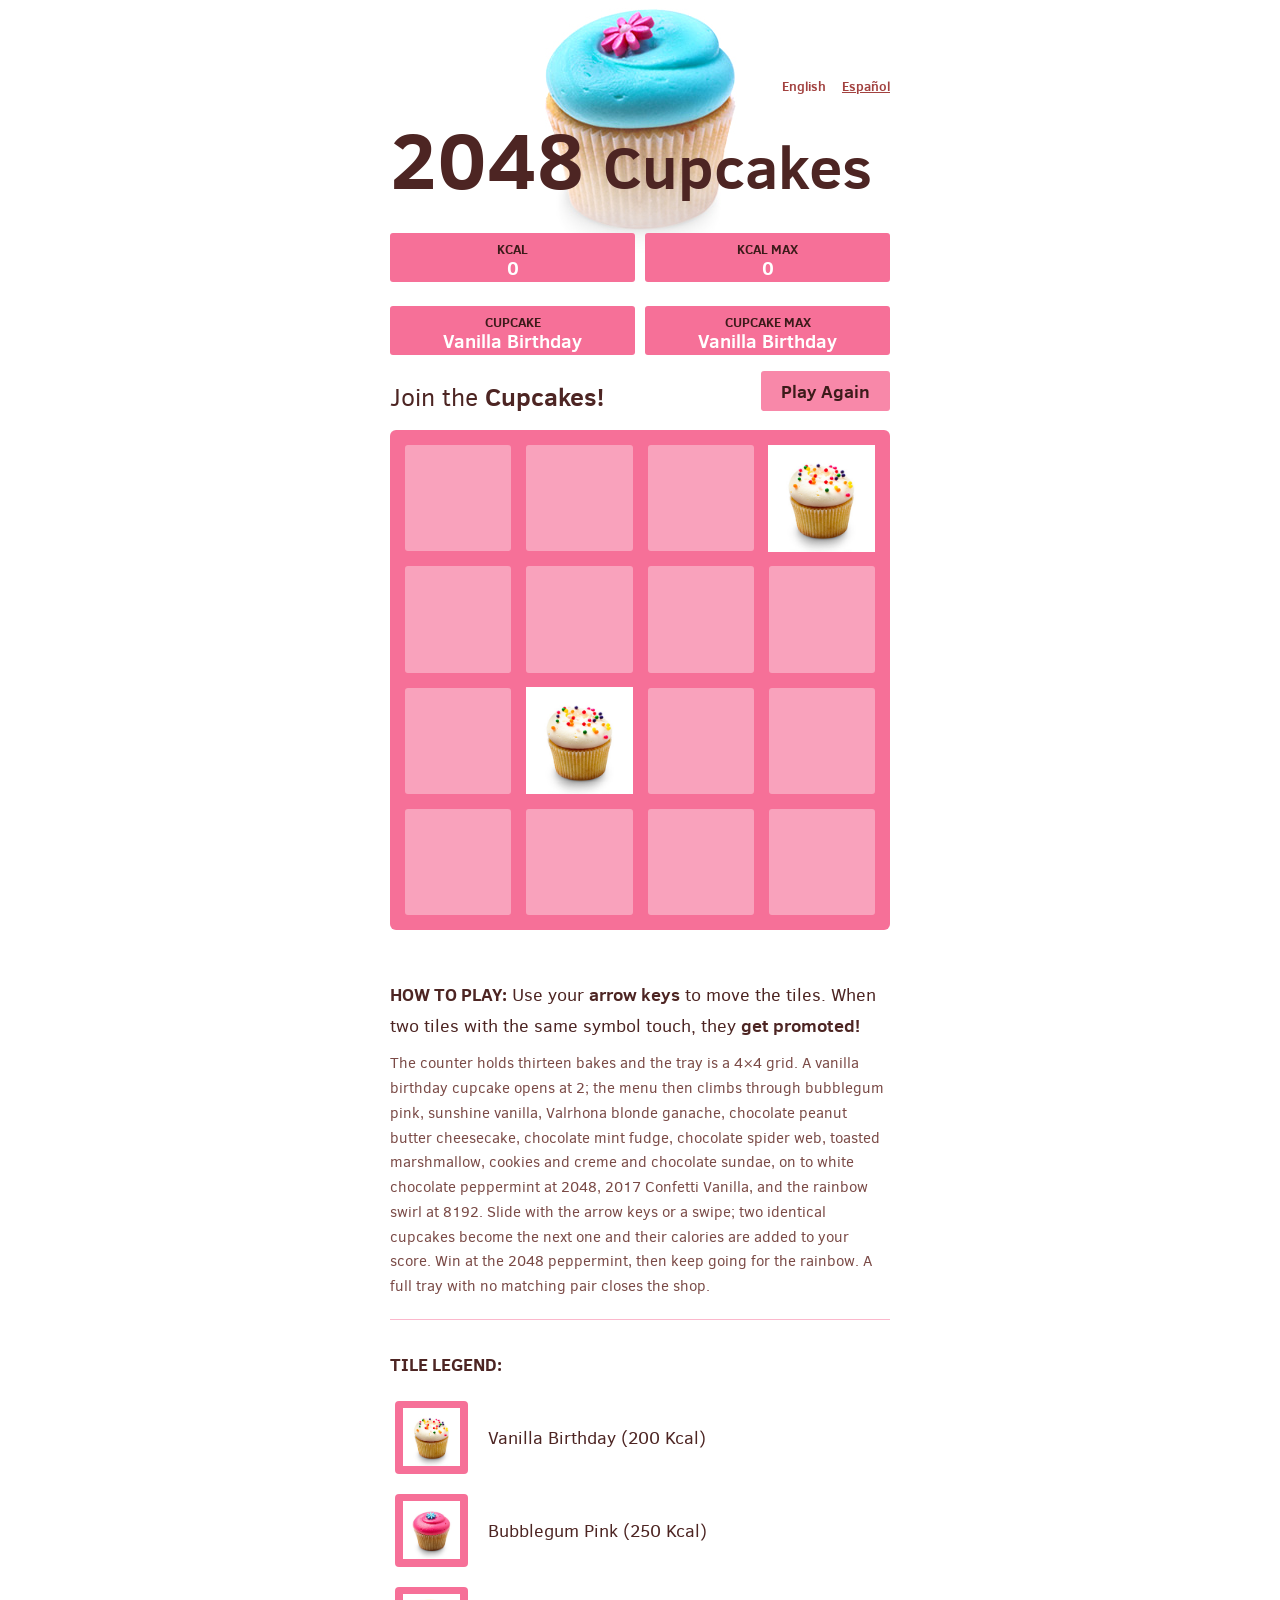
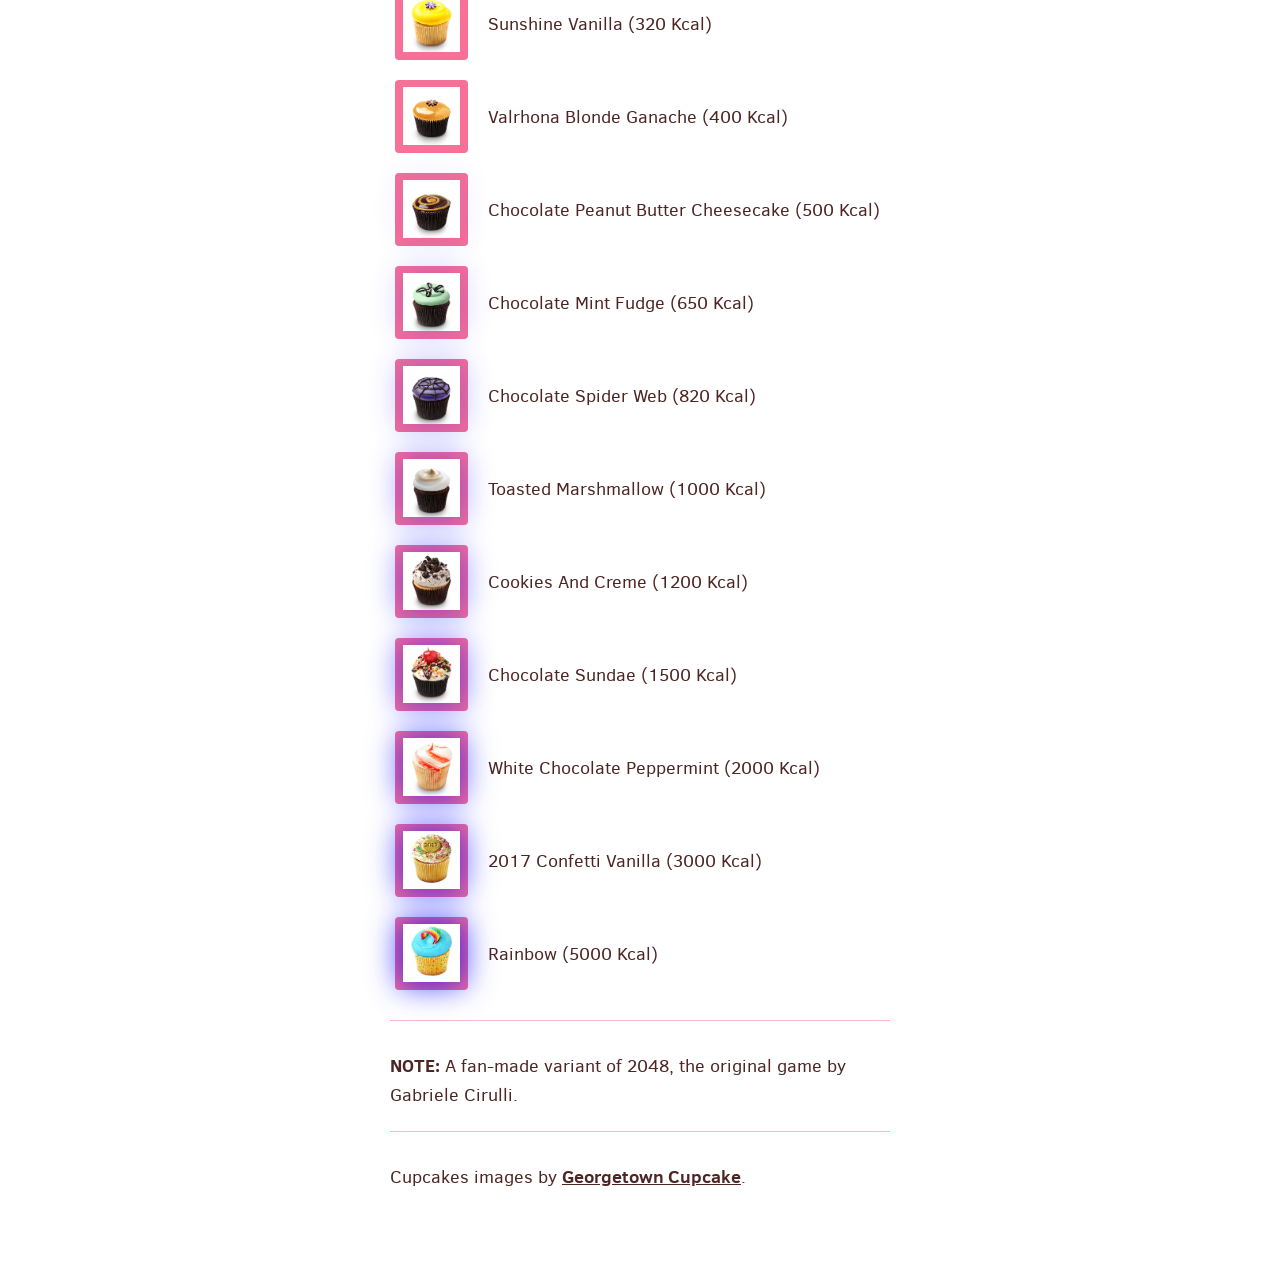
<file: index.html>
<!DOCTYPE html>
<html lang="en">
<head>
  <meta charset="utf-8">
  <title>2048 Cupcakes — cupcake tile puzzle</title>
  <meta name="description" content="Play 2048 Cupcakes, a bakery take on the sliding tile puzzle: merge matching cupcakes, climb from vanilla birthday to rainbow, and keep the board clear.">

  <link rel="canonical" href="https://tile2048.github.io/2048-CUPCAKES/">
  <link rel="alternate" hreflang="en" href="https://tile2048.github.io/2048-CUPCAKES/">
  <link rel="alternate" hreflang="es" href="https://tile2048.github.io/2048-CUPCAKES/es/">
  <link rel="alternate" hreflang="x-default" href="https://tile2048.github.io/2048-CUPCAKES/">

  <meta property="og:type" content="website">
  <meta property="og:title" content="2048 Cupcakes — cupcake tile puzzle">
  <meta property="og:description" content="Play 2048 Cupcakes, a bakery take on the sliding tile puzzle: merge matching cupcakes, climb from vanilla birthday to rainbow, and keep the board clear.">
  <meta property="og:url" content="https://tile2048.github.io/2048-CUPCAKES/">
  <meta property="og:locale" content="en_US">
  <meta property="og:locale:alternate" content="es_ES">

  <link href="style/main.css" rel="stylesheet" type="text/css">
  <link rel="shortcut icon" href="favicon.ico">
  <link rel="apple-touch-icon" href="meta/apple-touch-icon.png">
  <meta name="apple-mobile-web-app-capable" content="yes">
  <meta name="apple-mobile-web-app-status-bar-style" content="black">

  <meta name="HandheldFriendly" content="True">
  <meta name="MobileOptimized" content="320">
  <meta name="viewport" content="width=device-width, target-densitydpi=160dpi, initial-scale=1.0, maximum-scale=1, user-scalable=no, minimal-ui">
  <meta name="format-detection" content="telephone=no" />

  <script type="application/ld+json">
  {
    "@context": "https://schema.org",
    "@type": "VideoGame",
    "name": "2048 Cupcakes",
    "inLanguage": "en",
    "url": "https://tile2048.github.io/2048-CUPCAKES/",
    "description": "A cupcake version of the 2048 sliding tile puzzle: merge equal cupcakes to climb the menu and reach the 2048 cupcake."
  }
  </script>
</head>
<body>
  <div class="container">
    <nav class="lang-links"><span>English</span> <a href="es/" hreflang="es" lang="es">Español</a></nav>

    <div class="heading">
      <div class="title-container">
        <h1 class="title">2048 <small>Cupcakes</small></h1>
      </div>
			<div class="scores-container">
				<div class="score-points">0</div>
				<div class="best-points">0</div>
			</div>
      <div class="scores-container">
        <div class="score-container">0 Kcal</div>
        <div class="best-container">0 Kcal</div>
      </div>
    </div>

    <div class="above-game">
      <p class="game-intro">Join the <strong>Cupcakes!</strong></p>
      <a class="restart-button">Play Again</a>
    </div>

    <div class="game-container">
      <div class="game-message">
        <p></p>
        <div class="lower">
	        <a class="keep-playing-button">Keep going</a>
          <a class="retry-button">Retry</a>
          <div class="score-sharing"></div>
        </div>
      </div>

      <div class="grid-container">
        <div class="grid-row">
          <div class="grid-cell"></div>
          <div class="grid-cell"></div>
          <div class="grid-cell"></div>
          <div class="grid-cell"></div>
        </div>
        <div class="grid-row">
          <div class="grid-cell"></div>
          <div class="grid-cell"></div>
          <div class="grid-cell"></div>
          <div class="grid-cell"></div>
        </div>
        <div class="grid-row">
          <div class="grid-cell"></div>
          <div class="grid-cell"></div>
          <div class="grid-cell"></div>
          <div class="grid-cell"></div>
        </div>
        <div class="grid-row">
          <div class="grid-cell"></div>
          <div class="grid-cell"></div>
          <div class="grid-cell"></div>
          <div class="grid-cell"></div>
        </div>
      </div>

      <div class="tile-container">

      </div>
    </div>

    <p class="game-explanation">
      <strong class="important">How to play:</strong> Use your <strong>arrow keys</strong> to move the tiles. When two tiles with the same symbol touch, they <strong>get promoted!</strong>
    </p>
    <p class="game-about">
      The counter holds thirteen bakes and the tray is a 4×4 grid. A vanilla birthday cupcake opens at 2; the menu then climbs through bubblegum pink, sunshine vanilla, Valrhona blonde ganache, chocolate peanut butter cheesecake, chocolate mint fudge, chocolate spider web, toasted marshmallow, cookies and creme and chocolate sundae, on to white chocolate peppermint at 2048, 2017 Confetti Vanilla, and the rainbow swirl at 8192. Slide with the arrow keys or a swipe; two identical cupcakes become the next one and their calories are added to your score. Win at the 2048 peppermint, then keep going for the rainbow. A full tray with no matching pair closes the shop.
    </p>
    <hr>
    <p class="tile-legend"><strong class="important">Tile Legend:</strong></p>
    <div class="legend-list">
      <div class="legend-row">
        <div class="legend-grid"><div class="legend-cell cell-2"><img src="style/img/2.jpg" alt="vanilla birthday"></div></div>
        <p>vanilla birthday (200 Kcal)</p>
      </div>
      <div class="legend-row">
        <div class="legend-grid"><div class="legend-cell cell-4"><img src="style/img/4.jpg" alt="bubblegum pink"></div></div>
        <p>bubblegum pink (250 Kcal)</p>
      </div>
      <div class="legend-row">
        <div class="legend-grid"><div class="legend-cell cell-8"><img src="style/img/8.jpg" alt="sunshine vanilla"></div></div>
        <p>sunshine vanilla (320 Kcal)</p>
      </div>
      <div class="legend-row">
        <div class="legend-grid"><div class="legend-cell cell-16"><img src="style/img/16.jpg" alt="valrhona blonde ganache"></div></div>
        <p>valrhona blonde ganache (400 Kcal)</p>
      </div>
      <div class="legend-row">
        <div class="legend-grid"><div class="legend-cell cell-32"><img src="style/img/32.jpg" alt="chocolate peanut butter cheesecake"></div></div>
        <p>chocolate peanut butter cheesecake (500 Kcal)</p>
      </div>
      <div class="legend-row">
        <div class="legend-grid"><div class="legend-cell cell-64"><img src="style/img/64.jpg" alt="chocolate mint fudge"></div></div>
        <p>chocolate mint fudge (650 Kcal)</p>
      </div>
      <div class="legend-row">
        <div class="legend-grid"><div class="legend-cell cell-128"><img src="style/img/128.jpg" alt="chocolate spider web"></div></div>
        <p>chocolate spider web (820 Kcal)</p>
      </div>
      <div class="legend-row">
        <div class="legend-grid"><div class="legend-cell cell-256"><img src="style/img/256.jpg" alt="toasted marshmallow"></div></div>
        <p>toasted marshmallow (1000 Kcal)</p>
      </div>
      <div class="legend-row">
        <div class="legend-grid"><div class="legend-cell cell-512"><img src="style/img/512.jpg" alt="cookies and creme"></div></div>
        <p>cookies and creme (1200 Kcal)</p>
      </div>
      <div class="legend-row">
        <div class="legend-grid"><div class="legend-cell cell-1024"><img src="style/img/1024.jpg" alt="chocolate sundae"></div></div>
        <p>chocolate sundae (1500 Kcal)</p>
      </div>
      <div class="legend-row">
        <div class="legend-grid"><div class="legend-cell cell-2048"><img src="style/img/2048.jpg" alt="white chocolate peppermint"></div></div>
        <p>white chocolate peppermint (2000 Kcal)</p>
      </div>
      <div class="legend-row">
        <div class="legend-grid"><div class="legend-cell cell-4096"><img src="style/img/4096.jpg" alt="2017 Confetti Vanilla"></div></div>
        <p>2017 Confetti Vanilla (3000 Kcal)</p>
      </div>
      <div class="legend-row">
        <div class="legend-grid"><div class="legend-cell cell-8192"><img src="style/img/8192.jpg" alt="Rainbow"></div></div>
        <p>Rainbow (5000 Kcal)</p>
      </div>
    </div>
    <hr>
    <p class="disclaimer">
    <strong class="important">Note:</strong> A fan-made variant of 2048, the original game by Gabriele Cirulli.
    </p>
    <hr>
    <p class="credits">
      Cupcakes images by <a href="http://www.georgetowncupcake.com/" title="Georgetown Cupcake | DC Cupcakes | About">Georgetown Cupcake</a>.
    </p>
  </div>

  <script src="js/bind_polyfill.js"></script>
  <script src="js/classlist_polyfill.js"></script>
  <script src="js/animframe_polyfill.js"></script>
  <script>
    // Assets and sentences of this page. The Spanish page sets ../ and its own words.
    window.GAME_ROOT = "";

    // Text that only appears once a game is running, in the language of this page.
    window.PAGE_STRINGS = {
      "game-won": "You win!",
      "game-over": "Game over!",
      "tweet1": "I scored \"",
      "tweet2": " at 2048-CUPCAKES #2048game",
      "2": "vanilla birthday",
      "4": "bubblegum pink",
      "8": "sunshine vanilla",
      "16": "valrhona blonde ganache",
      "32": "chocolate peanut butter cheesecake",
      "64": "chocolate mint fudge",
      "128": "chocolate spider web",
      "256": "toasted marshmallow",
      "512": "cookies and creme",
      "1024": "chocolate sundae",
      "2048": "white chocolate peppermint",
      "4096": "2017 Confetti Vanilla",
      "8192": "Rainbow",
      "p0": "vanilla birthday",
      "p2": "vanilla birthday",
      "p4": "bubblegum pink",
      "p8": "sunshine vanilla",
      "p16": "valrhona blonde ganache",
      "p32": "choc. peanut butter cheesecake",
      "p64": "choc. mint fudge",
      "p128": "choc. spider web",
      "p256": "toasted marshmallow",
      "p512": "cookies and creme",
      "p1024": "choc. sundae",
      "p2048": "white choc. peppermint",
      "p4096": "2017 Confetti Vanilla",
      "p8192": "Rainbow"
    };

    function Localize(key) {
      var name = String(key);
      if (window.PAGE_STRINGS.hasOwnProperty(name)) return window.PAGE_STRINGS[name];
      // Scores that no longer sit on a tile fall back to the plain number.
      if (name.charAt(0) === "p" && window.PAGE_STRINGS.hasOwnProperty(name.slice(1))) {
        return window.PAGE_STRINGS[name.slice(1)];
      }
      return name;
    }
  </script>
  <script src="js/keyboard_input_manager.js"></script>
  <script src="js/html_actuator.js"></script>
  <script src="js/grid.js"></script>
  <script src="js/tile.js"></script>
  <script src="js/local_storage_manager.js"></script>
  <script src="js/game_manager.js"></script>
  <script src="js/application.js"></script>
  <script>
    window.twttr = (function (d,s,id) {
      var t, js, fjs = d.getElementsByTagName(s)[0];
      if (d.getElementById(id)) return; js=d.createElement(s); js.id=id;
      js.src="https://platform.twitter.com/widgets.js"; fjs.parentNode.insertBefore(js, fjs);
      return window.twttr || (t = { _e: [], ready: function(f){ t._e.push(f) } });
    }(document, "script", "twitter-wjs"));
  </script>
  <script type='module' src='https://static.cloudflareinsights.com/beacon.min.js' data-cf-beacon='{"token": "ac91dead76b643889e88ca2612f285b2"}'></script>
</body>
</html>
</file>
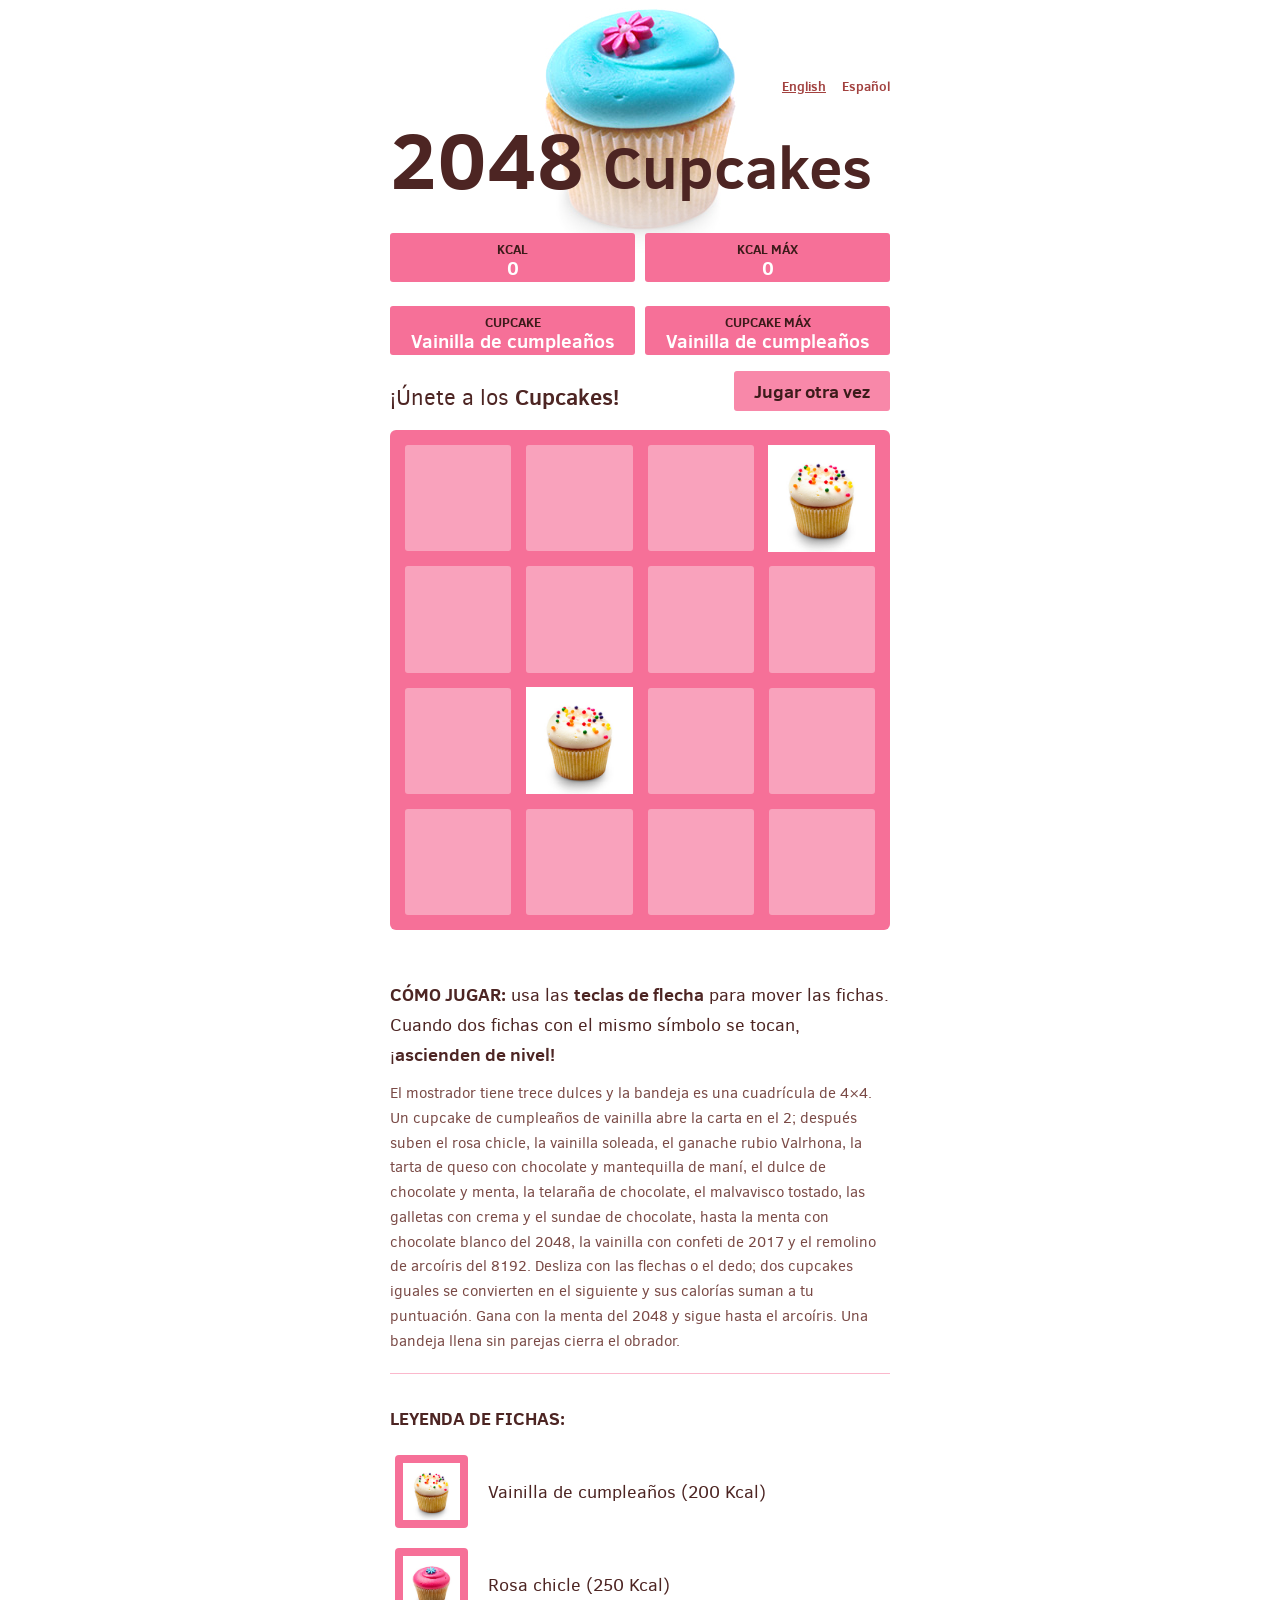
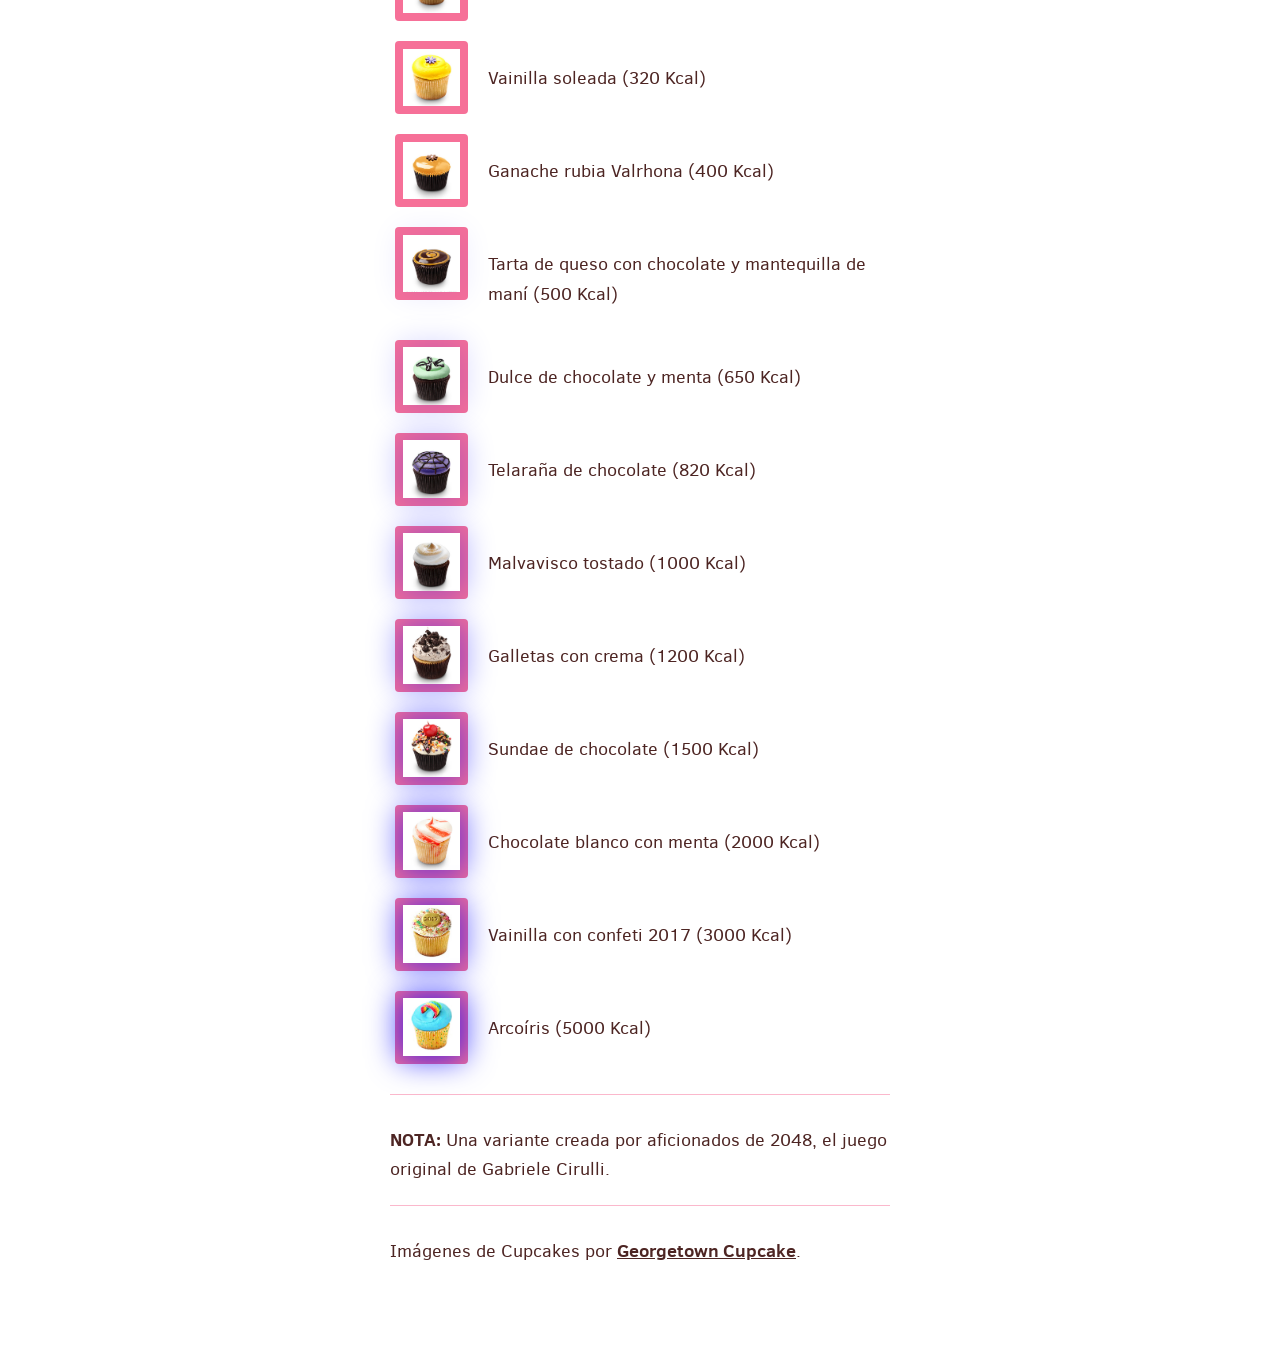
<file: es/index.html>
<!DOCTYPE html>
<html lang="es">
<head>
  <meta charset="utf-8">
  <title>2048 Cupcakes — puzle de fichas de cupcakes</title>
  <meta name="description" content="Juega a 2048 Cupcakes, una versión repostera del puzle de fichas: une cupcakes iguales y sube de la vainilla al arcoíris sin llenar el tablero.">

  <link rel="canonical" href="https://tile2048.github.io/2048-CUPCAKES/es/">
  <link rel="alternate" hreflang="en" href="https://tile2048.github.io/2048-CUPCAKES/">
  <link rel="alternate" hreflang="es" href="https://tile2048.github.io/2048-CUPCAKES/es/">
  <link rel="alternate" hreflang="x-default" href="https://tile2048.github.io/2048-CUPCAKES/">

  <meta property="og:type" content="website">
  <meta property="og:title" content="2048 Cupcakes — puzle de fichas de cupcakes">
  <meta property="og:description" content="Juega a 2048 Cupcakes, una versión repostera del puzle de fichas: une cupcakes iguales y sube de la vainilla al arcoíris sin llenar el tablero.">
  <meta property="og:url" content="https://tile2048.github.io/2048-CUPCAKES/es/">
  <meta property="og:locale" content="es_ES">
  <meta property="og:locale:alternate" content="en_US">

  <link href="../style/main.css" rel="stylesheet" type="text/css">
  <link rel="shortcut icon" href="../favicon.ico">
  <link rel="apple-touch-icon" href="../meta/apple-touch-icon.png">
  <meta name="apple-mobile-web-app-capable" content="yes">
  <meta name="apple-mobile-web-app-status-bar-style" content="black">

  <meta name="HandheldFriendly" content="True">
  <meta name="MobileOptimized" content="320">
  <meta name="viewport" content="width=device-width, target-densitydpi=160dpi, initial-scale=1.0, maximum-scale=1, user-scalable=no, minimal-ui">
  <meta name="format-detection" content="telephone=no" />

  <script type="application/ld+json">
  {
    "@context": "https://schema.org",
    "@type": "VideoGame",
    "name": "2048 Cupcakes",
    "inLanguage": "es",
    "url": "https://tile2048.github.io/2048-CUPCAKES/es/",
    "description": "Versión con cupcakes del puzle de fichas 2048: une cupcakes iguales para subir en la carta y llegar al cupcake 2048."
  }
  </script>
</head>
<body>
  <div class="container">
    <nav class="lang-links"><a href="../" hreflang="en" lang="en">English</a> <span>Español</span></nav>

    <div class="heading">
      <div class="title-container">
        <h1 class="title">2048 <small>Cupcakes</small></h1>
      </div>
			<div class="scores-container">
				<div class="score-points">0</div>
				<div class="best-points">0</div>
			</div>
      <div class="scores-container">
        <div class="score-container">0 Kcal</div>
        <div class="best-container">0 Kcal</div>
      </div>
    </div>

    <div class="above-game">
      <p class="game-intro">¡Únete a los <strong>Cupcakes!</strong></p>
      <a class="restart-button">Jugar otra vez</a>
    </div>

    <div class="game-container">
      <div class="game-message">
        <p></p>
        <div class="lower">
	        <a class="keep-playing-button">Seguir jugando</a>
          <a class="retry-button">Reintentar</a>
          <div class="score-sharing"></div>
        </div>
      </div>

      <div class="grid-container">
        <div class="grid-row">
          <div class="grid-cell"></div>
          <div class="grid-cell"></div>
          <div class="grid-cell"></div>
          <div class="grid-cell"></div>
        </div>
        <div class="grid-row">
          <div class="grid-cell"></div>
          <div class="grid-cell"></div>
          <div class="grid-cell"></div>
          <div class="grid-cell"></div>
        </div>
        <div class="grid-row">
          <div class="grid-cell"></div>
          <div class="grid-cell"></div>
          <div class="grid-cell"></div>
          <div class="grid-cell"></div>
        </div>
        <div class="grid-row">
          <div class="grid-cell"></div>
          <div class="grid-cell"></div>
          <div class="grid-cell"></div>
          <div class="grid-cell"></div>
        </div>
      </div>

      <div class="tile-container">

      </div>
    </div>

    <p class="game-explanation">
      <strong class="important">Cómo jugar:</strong> usa las <strong>teclas de flecha</strong> para mover las fichas. Cuando dos fichas con el mismo símbolo se tocan, ¡<strong>ascienden de nivel!</strong>
    </p>
    <p class="game-about">
      El mostrador tiene trece dulces y la bandeja es una cuadrícula de 4×4. Un cupcake de cumpleaños de vainilla abre la carta en el 2; después suben el rosa chicle, la vainilla soleada, el ganache rubio Valrhona, la tarta de queso con chocolate y mantequilla de maní, el dulce de chocolate y menta, la telaraña de chocolate, el malvavisco tostado, las galletas con crema y el sundae de chocolate, hasta la menta con chocolate blanco del 2048, la vainilla con confeti de 2017 y el remolino de arcoíris del 8192. Desliza con las flechas o el dedo; dos cupcakes iguales se convierten en el siguiente y sus calorías suman a tu puntuación. Gana con la menta del 2048 y sigue hasta el arcoíris. Una bandeja llena sin parejas cierra el obrador.
    </p>
    <hr>
    <p class="tile-legend"><strong class="important">Leyenda de fichas:</strong></p>
    <div class="legend-list">
      <div class="legend-row">
        <div class="legend-grid"><div class="legend-cell cell-2"><img src="../style/img/2.jpg" alt="vainilla de cumpleaños"></div></div>
        <p>Vainilla de cumpleaños (200 Kcal)</p>
      </div>
      <div class="legend-row">
        <div class="legend-grid"><div class="legend-cell cell-4"><img src="../style/img/4.jpg" alt="rosa chicle"></div></div>
        <p>Rosa chicle (250 Kcal)</p>
      </div>
      <div class="legend-row">
        <div class="legend-grid"><div class="legend-cell cell-8"><img src="../style/img/8.jpg" alt="vainilla soleada"></div></div>
        <p>Vainilla soleada (320 Kcal)</p>
      </div>
      <div class="legend-row">
        <div class="legend-grid"><div class="legend-cell cell-16"><img src="../style/img/16.jpg" alt="ganache rubia Valrhona"></div></div>
        <p>Ganache rubia Valrhona (400 Kcal)</p>
      </div>
      <div class="legend-row">
        <div class="legend-grid"><div class="legend-cell cell-32"><img src="../style/img/32.jpg" alt="tarta de queso con chocolate y mantequilla de maní"></div></div>
        <p>Tarta de queso con chocolate y mantequilla de maní (500 Kcal)</p>
      </div>
      <div class="legend-row">
        <div class="legend-grid"><div class="legend-cell cell-64"><img src="../style/img/64.jpg" alt="dulce de chocolate y menta"></div></div>
        <p>Dulce de chocolate y menta (650 Kcal)</p>
      </div>
      <div class="legend-row">
        <div class="legend-grid"><div class="legend-cell cell-128"><img src="../style/img/128.jpg" alt="telaraña de chocolate"></div></div>
        <p>Telaraña de chocolate (820 Kcal)</p>
      </div>
      <div class="legend-row">
        <div class="legend-grid"><div class="legend-cell cell-256"><img src="../style/img/256.jpg" alt="malvavisco tostado"></div></div>
        <p>Malvavisco tostado (1000 Kcal)</p>
      </div>
      <div class="legend-row">
        <div class="legend-grid"><div class="legend-cell cell-512"><img src="../style/img/512.jpg" alt="galletas con crema"></div></div>
        <p>Galletas con crema (1200 Kcal)</p>
      </div>
      <div class="legend-row">
        <div class="legend-grid"><div class="legend-cell cell-1024"><img src="../style/img/1024.jpg" alt="sundae de chocolate"></div></div>
        <p>Sundae de chocolate (1500 Kcal)</p>
      </div>
      <div class="legend-row">
        <div class="legend-grid"><div class="legend-cell cell-2048"><img src="../style/img/2048.jpg" alt="chocolate blanco con menta"></div></div>
        <p>Chocolate blanco con menta (2000 Kcal)</p>
      </div>
      <div class="legend-row">
        <div class="legend-grid"><div class="legend-cell cell-4096"><img src="../style/img/4096.jpg" alt="vainilla con confeti 2017"></div></div>
        <p>Vainilla con confeti 2017 (3000 Kcal)</p>
      </div>
      <div class="legend-row">
        <div class="legend-grid"><div class="legend-cell cell-8192"><img src="../style/img/8192.jpg" alt="arcoíris"></div></div>
        <p>Arcoíris (5000 Kcal)</p>
      </div>
    </div>
    <hr>
    <p class="disclaimer">
    <strong class="important">Nota:</strong> Una variante creada por aficionados de 2048, el juego original de Gabriele Cirulli.
    </p>
    <hr>
    <p class="credits">
      Imágenes de Cupcakes por <a href="http://www.georgetowncupcake.com/" title="Georgetown Cupcake | DC Cupcakes | About">Georgetown Cupcake</a>.
    </p>
  </div>

  <script src="../js/bind_polyfill.js"></script>
  <script src="../js/classlist_polyfill.js"></script>
  <script src="../js/animframe_polyfill.js"></script>
  <script>
    // Assets and sentences of this page. The English page sits at the repo root.
    window.GAME_ROOT = "../";

    // Text that only appears once a game is running, in the language of this page.
    window.PAGE_STRINGS = {
      "game-won": "¡Ganaste!",
      "game-over": "¡Fin del juego!",
      "tweet1": "Conseguí \"",
      "tweet2": " en 2048-CUPCAKES #2048game",
      "2": "vainilla de cumpleaños",
      "4": "rosa chicle",
      "8": "vainilla soleada",
      "16": "ganache rubia Valrhona",
      "32": "tarta de queso con chocolate y mantequilla de maní",
      "64": "dulce de chocolate y menta",
      "128": "telaraña de chocolate",
      "256": "malvavisco tostado",
      "512": "galletas con crema",
      "1024": "sundae de chocolate",
      "2048": "chocolate blanco con menta",
      "4096": "vainilla con confeti 2017",
      "8192": "arcoíris",
      "p0": "Vainilla de cumpleaños",
      "p2": "Vainilla de cumpleaños",
      "p4": "Rosa chicle",
      "p8": "Vainilla soleada",
      "p16": "Ganache rubia Valrhona",
      "p32": "Tarta queso choc. y maní",
      "p64": "Dulce choc. y menta",
      "p128": "Telaraña de choc.",
      "p256": "Malvavisco tostado",
      "p512": "Galletas con crema",
      "p1024": "Sundae de choc.",
      "p2048": "Choc. blanco con menta",
      "p4096": "Vainilla confeti 2017",
      "p8192": "Arcoíris"
    };

    function Localize(key) {
      var name = String(key);
      if (window.PAGE_STRINGS.hasOwnProperty(name)) return window.PAGE_STRINGS[name];
      // Scores that no longer sit on a tile fall back to the plain number.
      if (name.charAt(0) === "p" && window.PAGE_STRINGS.hasOwnProperty(name.slice(1))) {
        return window.PAGE_STRINGS[name.slice(1)];
      }
      return name;
    }
  </script>
  <script src="../js/keyboard_input_manager.js"></script>
  <script src="../js/html_actuator.js"></script>
  <script src="../js/grid.js"></script>
  <script src="../js/tile.js"></script>
  <script src="../js/local_storage_manager.js"></script>
  <script src="../js/game_manager.js"></script>
  <script src="../js/application.js"></script>
  <script>
    window.twttr = (function (d,s,id) {
      var t, js, fjs = d.getElementsByTagName(s)[0];
      if (d.getElementById(id)) return; js=d.createElement(s); js.id=id;
      js.src="https://platform.twitter.com/widgets.js"; fjs.parentNode.insertBefore(js, fjs);
      return window.twttr || (t = { _e: [], ready: function(f){ t._e.push(f) } });
    }(document, "script", "twitter-wjs"));
  </script>
  <script type='module' src='https://static.cloudflareinsights.com/beacon.min.js' data-cf-beacon='{"token": "ac91dead76b643889e88ca2612f285b2"}'></script>
</body>
</html>
</file>
<file: style/main.css>
@import url(fonts/clear-sans.css);
/* $tile-gold-glow-color: lighten($tile-gold-color, 15%); */
html, body {
  margin: 0;
  padding: 0;
  background-color: #fff;
  color: #4d2523;
  font-family: "Clear Sans", "Helvetica Neue", Arial, sans-serif;
  font-size: 18px; }

body {
  padding: 80px 0;
  background-image: url(img/bg.jpg);
  background-position: top center;
  background-repeat: no-repeat; }

.heading:after {
  content: "";
  display: block;
  clear: both; }

h1.title {
  font-size: 80px;
  font-weight: bold;
  margin: 0;
  display: block;
  text-align: center; }
  h1.title small {
    font-size: 60px; }

.title-container {
  position: relative;
  display: inline-block;
  padding-bottom: 10px; }

@-webkit-keyframes move-up {
  0% {
    top: 25px;
    opacity: 1; }

  100% {
    top: -50px;
    opacity: 0; } }
@-moz-keyframes move-up {
  0% {
    top: 25px;
    opacity: 1; }

  100% {
    top: -50px;
    opacity: 0; } }
@keyframes move-up {
  0% {
    top: 25px;
    opacity: 1; }

  100% {
    top: -50px;
    opacity: 0; } }
.scores-container, .scores-points {
  text-align: right; }

.score-container, .best-container,
.score-points, .best-points {
  overflow: hidden;
  position: relative;
  display: inline-block;
  background: #f67098;
  padding: 15px 0px;
  font-size: 19px;
  text-transform: capitalize;
  height: 19px;
  line-height: 41px;
  font-weight: bold;
  border-radius: 3px;
  color: white;
  margin-top: 8px;
  margin-bottom: 16px;
  text-align: center;
  width: 49%;
  float: left; }
  .score-container:after, .best-container:after,
	.score-points:after, .best-points:after {
    position: absolute;
    width: 100%;
    top: 10px;
    left: 0;
    text-transform: uppercase;
    font-size: 13px;
    line-height: 13px;
    text-align: center;
    color: #3c1b1a; }
  .score-container .score-addition, .best-container .score-addition,
	.score-points .score-addition, .best-points .score-addition {
    position: absolute;
    /*right: 60px;*/
    width: 100%;
    text-align: center;
    color: red;
    font-size: 19px;
    line-height: 19px;
    font-weight: bold;
    color: rgba(77, 37, 35, 0.9);
    z-index: 100;
    -webkit-animation: move-up 600ms ease-in;
    -moz-animation: move-up 600ms ease-in;
    animation: move-up 600ms ease-in;
    -webkit-animation-fill-mode: both;
    -moz-animation-fill-mode: both;
    animation-fill-mode: both; }

.best-container {
  float: right; }
.best-points {
  float: right; }

.score-container:after {
  content: "Cupcake"; }
.score-points:after {
  content: "Kcal"; }

.best-container:after {
  content: "Cupcake Max"; }
.best-points:after {
	content: "Kcal Max"; }

p {
  margin-top: 0;
  margin-bottom: 10px;
  line-height: 1.65; }

a {
  color: #4d2523;
  font-weight: bold;
  text-decoration: underline;
  cursor: pointer; }

strong.important {
  text-transform: uppercase; }

hr {
  border: none;
  border-bottom: 1px solid #fbb8cc;
  margin-top: 20px;
  margin-bottom: 30px; }

.container {
  width: 500px;
  margin: 0 auto; }

@-webkit-keyframes fade-in {
  0% {
    opacity: 0; }

  100% {
    opacity: 1; } }
@-moz-keyframes fade-in {
  0% {
    opacity: 0; }

  100% {
    opacity: 1; } }
@keyframes fade-in {
  0% {
    opacity: 0; }

  100% {
    opacity: 1; } }
.game-container {
  margin-top: 11px;
  position: relative;
  padding: 15px;
  cursor: default;
  -webkit-touch-callout: none;
  -ms-touch-callout: none;
  -webkit-user-select: none;
  -moz-user-select: none;
  -ms-user-select: none;
  -ms-touch-action: none;
  touch-action: none;
  background: #f67098;
  border-radius: 6px;
  width: 500px;
  height: 500px;
  -webkit-box-sizing: border-box;
  -moz-box-sizing: border-box;
  box-sizing: border-box; }
  .game-container .game-message {
    display: none;
    position: absolute;
    top: 0;
    right: 0;
    bottom: 0;
    left: 0;
    background: rgba(255, 255, 255, 0.7);
    z-index: 100;
    text-align: center;
    -webkit-animation: fade-in 800ms ease 1200ms;
    -moz-animation: fade-in 800ms ease 1200ms;
    animation: fade-in 800ms ease 1200ms;
    -webkit-animation-fill-mode: both;
    -moz-animation-fill-mode: both;
    animation-fill-mode: both; }
    .game-container .game-message p {
      font-size: 60px;
      font-weight: bold;
      height: 60px;
      line-height: 60px;
      margin-top: 222px; }
    .game-container .game-message .lower {
      display: block;
      margin-top: 59px; }
    .game-container .game-message a {
      display: inline-block;
      background: #f888a9;
      border-radius: 3px;
      padding: 0 20px;
      text-decoration: none;
      color: #3c1b1a;
      height: 40px;
      line-height: 42px;
      margin-left: 9px; }
      .game-container .game-message a.keep-playing-button {
        display: none; }
    .game-container .game-message .score-sharing {
      display: inline-block;
      vertical-align: middle;
      margin-left: 10px; }
    .game-container .game-message.game-won {
      background: rgba(88, 46, 116, 0.5);
      color: white; }
      .game-container .game-message.game-won a.keep-playing-button {
        display: inline-block; }
    .game-container .game-message.game-won, .game-container .game-message.game-over {
      display: block; }

.grid-container {
  position: absolute;
  z-index: 1; }

.grid-row {
  margin-bottom: 15px; }
  .grid-row:last-child {
    margin-bottom: 0; }
  .grid-row:after {
    content: "";
    display: block;
    clear: both; }

.grid-cell {
  width: 106.25px;
  height: 106.25px;
  margin-right: 15px;
  float: left;
  border-radius: 3px;
  background: rgba(255, 255, 255, 0.35); }
  .grid-cell:last-child {
    margin-right: 0; }

.tile-container {
  position: absolute;
  z-index: 2; }

.tile, .tile .tile-inner {
  width: 107px;
  height: 107px;
  line-height: 116.25px; }
.tile.tile-position-1-1 {
  -webkit-transform: translate(0px, 0px);
  -moz-transform: translate(0px, 0px);
  transform: translate(0px, 0px); }
.tile.tile-position-1-2 {
  -webkit-transform: translate(0px, 121px);
  -moz-transform: translate(0px, 121px);
  transform: translate(0px, 121px); }
.tile.tile-position-1-3 {
  -webkit-transform: translate(0px, 242px);
  -moz-transform: translate(0px, 242px);
  transform: translate(0px, 242px); }
.tile.tile-position-1-4 {
  -webkit-transform: translate(0px, 363px);
  -moz-transform: translate(0px, 363px);
  transform: translate(0px, 363px); }
.tile.tile-position-2-1 {
  -webkit-transform: translate(121px, 0px);
  -moz-transform: translate(121px, 0px);
  transform: translate(121px, 0px); }
.tile.tile-position-2-2 {
  -webkit-transform: translate(121px, 121px);
  -moz-transform: translate(121px, 121px);
  transform: translate(121px, 121px); }
.tile.tile-position-2-3 {
  -webkit-transform: translate(121px, 242px);
  -moz-transform: translate(121px, 242px);
  transform: translate(121px, 242px); }
.tile.tile-position-2-4 {
  -webkit-transform: translate(121px, 363px);
  -moz-transform: translate(121px, 363px);
  transform: translate(121px, 363px); }
.tile.tile-position-3-1 {
  -webkit-transform: translate(242px, 0px);
  -moz-transform: translate(242px, 0px);
  transform: translate(242px, 0px); }
.tile.tile-position-3-2 {
  -webkit-transform: translate(242px, 121px);
  -moz-transform: translate(242px, 121px);
  transform: translate(242px, 121px); }
.tile.tile-position-3-3 {
  -webkit-transform: translate(242px, 242px);
  -moz-transform: translate(242px, 242px);
  transform: translate(242px, 242px); }
.tile.tile-position-3-4 {
  -webkit-transform: translate(242px, 363px);
  -moz-transform: translate(242px, 363px);
  transform: translate(242px, 363px); }
.tile.tile-position-4-1 {
  -webkit-transform: translate(363px, 0px);
  -moz-transform: translate(363px, 0px);
  transform: translate(363px, 0px); }
.tile.tile-position-4-2 {
  -webkit-transform: translate(363px, 121px);
  -moz-transform: translate(363px, 121px);
  transform: translate(363px, 121px); }
.tile.tile-position-4-3 {
  -webkit-transform: translate(363px, 242px);
  -moz-transform: translate(363px, 242px);
  transform: translate(363px, 242px); }
.tile.tile-position-4-4 {
  -webkit-transform: translate(363px, 363px);
  -moz-transform: translate(363px, 363px);
  transform: translate(363px, 363px); }

.tile {
  position: absolute;
  -webkit-transition: 100ms ease-in-out;
  -moz-transition: 100ms ease-in-out;
  transition: 100ms ease-in-out;
  -webkit-transition-property: -webkit-transform;
  -moz-transition-property: -moz-transform;
  transition-property: transform; }
  .tile .tile-inner {
    border-radius: 3px;
    background: white;
    text-align: center;
    font-weight: bold;
    z-index: 10;
    font-size: 55px; }
    .tile .tile-inner img {
      width: 100%;
      height: 100%; }
  .tile.tile-2 .tile-inner {
    background: white;
    box-shadow: 0 0 30px 10px rgba(0, 0, 255, 0), inset 0 0 0 1px rgba(255, 255, 255, 0); }
  .tile.tile-4 .tile-inner {
    background: #eeeaf1;
    box-shadow: 0 0 30px 10px rgba(0, 0, 255, 0), inset 0 0 0 1px rgba(255, 255, 255, 0); }
  .tile.tile-8 .tile-inner {
    color: white;
    background: #ddd5e3;
    box-shadow: 0 0 30px 10px rgba(0, 0, 255, 0), inset 0 0 0 1px rgba(255, 255, 255, 0); }
  .tile.tile-16 .tile-inner {
    color: white;
    background: #ccc0d5;
    box-shadow: 0 0 30px 10px rgba(0, 0, 255, 0), inset 0 0 0 1px rgba(255, 255, 255, 0); }
  .tile.tile-32 .tile-inner {
    color: white;
    background: #bcabc7;
    box-shadow: 0 0 30px 10px rgba(0, 0, 255, 0.07937), inset 0 0 0 1px rgba(255, 255, 255, 0.04762); }
  .tile.tile-64 .tile-inner {
    color: white;
    background: #ab96b9;
    box-shadow: 0 0 30px 10px rgba(0, 0, 255, 0.15873), inset 0 0 0 1px rgba(255, 255, 255, 0.09524); }
  .tile.tile-128 .tile-inner {
    color: white;
    background: #9a81ab;
    box-shadow: 0 0 30px 10px rgba(0, 0, 255, 0.2381), inset 0 0 0 1px rgba(255, 255, 255, 0.14286);
    font-size: 45px; }
    @media screen and (max-width: 520px) {
      .tile.tile-128 .tile-inner {
        font-size: 25px; } }
  .tile.tile-256 .tile-inner {
    color: white;
    background: #8a6c9d;
    box-shadow: 0 0 30px 10px rgba(0, 0, 255, 0.31746), inset 0 0 0 1px rgba(255, 255, 255, 0.19048);
    font-size: 45px; }
    @media screen and (max-width: 520px) {
      .tile.tile-256 .tile-inner {
        font-size: 25px; } }
  .tile.tile-512 .tile-inner {
    color: white;
    background: #79578f;
    box-shadow: 0 0 30px 10px rgba(0, 0, 255, 0.39683), inset 0 0 0 1px rgba(255, 255, 255, 0.2381);
    font-size: 45px; }
    @media screen and (max-width: 520px) {
      .tile.tile-512 .tile-inner {
        font-size: 25px; } }
  .tile.tile-1024 .tile-inner {
    color: white;
    background: #684281;
    box-shadow: 0 0 30px 10px rgba(0, 0, 255, 0.47619), inset 0 0 0 1px rgba(255, 255, 255, 0.28571);
    font-size: 35px; }
    @media screen and (max-width: 520px) {
      .tile.tile-1024 .tile-inner {
        font-size: 15px; } }
  .tile.tile-2048 .tile-inner {
    color: white;
    background: #582e74;
    box-shadow: 0 0 30px 10px rgba(0, 0, 255, 0.55556), inset 0 0 0 1px rgba(255, 255, 255, 0.33333);
    font-size: 35px; }
    @media screen and (max-width: 520px) {
      .tile.tile-2048 .tile-inner {
        font-size: 15px; } }
  .tile.tile-super .tile-inner {
    color: white;
    background: #343236;
    font-size: 30px; }
    @media screen and (max-width: 520px) {
      .tile.tile-super .tile-inner {
        font-size: 10px; } }

@-webkit-keyframes appear {
  0% {
    opacity: 0;
    -webkit-transform: scale(0);
    -moz-transform: scale(0);
    transform: scale(0); }

  100% {
    opacity: 1;
    -webkit-transform: scale(1);
    -moz-transform: scale(1);
    transform: scale(1); } }
@-moz-keyframes appear {
  0% {
    opacity: 0;
    -webkit-transform: scale(0);
    -moz-transform: scale(0);
    transform: scale(0); }

  100% {
    opacity: 1;
    -webkit-transform: scale(1);
    -moz-transform: scale(1);
    transform: scale(1); } }
@keyframes appear {
  0% {
    opacity: 0;
    -webkit-transform: scale(0);
    -moz-transform: scale(0);
    transform: scale(0); }

  100% {
    opacity: 1;
    -webkit-transform: scale(1);
    -moz-transform: scale(1);
    transform: scale(1); } }
.tile-new .tile-inner {
  -webkit-animation: appear 200ms ease 100ms;
  -moz-animation: appear 200ms ease 100ms;
  animation: appear 200ms ease 100ms;
  -webkit-animation-fill-mode: backwards;
  -moz-animation-fill-mode: backwards;
  animation-fill-mode: backwards; }

@-webkit-keyframes pop {
  0% {
    -webkit-transform: scale(0);
    -moz-transform: scale(0);
    transform: scale(0); }

  50% {
    -webkit-transform: scale(1.2);
    -moz-transform: scale(1.2);
    transform: scale(1.2); }

  100% {
    -webkit-transform: scale(1);
    -moz-transform: scale(1);
    transform: scale(1); } }
@-moz-keyframes pop {
  0% {
    -webkit-transform: scale(0);
    -moz-transform: scale(0);
    transform: scale(0); }

  50% {
    -webkit-transform: scale(1.2);
    -moz-transform: scale(1.2);
    transform: scale(1.2); }

  100% {
    -webkit-transform: scale(1);
    -moz-transform: scale(1);
    transform: scale(1); } }
@keyframes pop {
  0% {
    -webkit-transform: scale(0);
    -moz-transform: scale(0);
    transform: scale(0); }

  50% {
    -webkit-transform: scale(1.2);
    -moz-transform: scale(1.2);
    transform: scale(1.2); }

  100% {
    -webkit-transform: scale(1);
    -moz-transform: scale(1);
    transform: scale(1); } }
.tile-merged .tile-inner {
  z-index: 20;
  -webkit-animation: pop 200ms ease 100ms;
  -moz-animation: pop 200ms ease 100ms;
  animation: pop 200ms ease 100ms;
  -webkit-animation-fill-mode: backwards;
  -moz-animation-fill-mode: backwards;
  animation-fill-mode: backwards; }

.above-game:after {
  content: "";
  display: block;
  clear: both; }

.game-intro {
  float: left;
  font-size: 25px;
  line-height: 42px;
  margin-bottom: 0;
  margin-top: 5px; }

.restart-button {
  display: inline-block;
  background: #f888a9;
  border-radius: 3px;
  padding: 0 20px;
  text-decoration: none;
  color: #3c1b1a;
  height: 40px;
  line-height: 42px;
  display: block;
  text-align: center;
  float: right; }

.game-explanation {
  margin-top: 50px; }

@media screen and (max-width: 520px) {
  html, body {
    font-size: 15px; }

  body {
    margin: 20px 0;
    padding: 0 20px; }

  h1.title {
    font-size: 27px;
    margin-top: 15px; }
    h1.title small {
      font-size: 27px; }

  .container {
    width: 280px;
    margin: 0 auto; }

  .score-container, .best-container,
  .score-points, .best-points {
    margin-top: 0;
    padding: 15px 0px;
    min-width: 40px; }

  .heading {
    margin-bottom: 10px; }

  .game-intro {
    width: 55%;
    display: block;
    box-sizing: border-box;
    line-height: 1.65;
    font-size: 16px;
    margin-top: 10px; }

  .restart-button, .retry-button {
    width: 42%;
    padding: 0;
    display: block;
    box-sizing: border-box;
    margin-top: 2px; }

  .game-container {
    margin-top: 17px;
    position: relative;
    padding: 10px;
    cursor: default;
    -webkit-touch-callout: none;
    -ms-touch-callout: none;
    -webkit-user-select: none;
    -moz-user-select: none;
    -ms-user-select: none;
    -ms-touch-action: none;
    touch-action: none;
    background: #f67098;
    border-radius: 6px;
    width: 280px;
    height: 280px;
    -webkit-box-sizing: border-box;
    -moz-box-sizing: border-box;
    box-sizing: border-box; }
    .game-container .game-message {
      display: none;
      position: absolute;
      top: 0;
      right: 0;
      bottom: 0;
      left: 0;
      background: rgba(255, 255, 255, 0.7);
      z-index: 100;
      text-align: center;
      -webkit-animation: fade-in 800ms ease 1200ms;
      -moz-animation: fade-in 800ms ease 1200ms;
      animation: fade-in 800ms ease 1200ms;
      -webkit-animation-fill-mode: both;
      -moz-animation-fill-mode: both;
      animation-fill-mode: both; }
      .game-container .game-message p {
        font-size: 60px;
        font-weight: bold;
        height: 60px;
        line-height: 60px;
        margin-top: 222px; }
      .game-container .game-message .lower {
        display: block;
        margin-top: 59px; }
      .game-container .game-message a {
        display: inline-block;
        background: #f888a9;
        border-radius: 3px;
        padding: 0 20px;
        text-decoration: none;
        color: #3c1b1a;
        height: 40px;
        line-height: 42px;
        margin-left: 9px; }
        .game-container .game-message a.keep-playing-button {
          display: none; }
      .game-container .game-message .score-sharing {
        display: inline-block;
        vertical-align: middle;
        margin-left: 10px; }
      .game-container .game-message.game-won {
        background: rgba(88, 46, 116, 0.5);
        color: white; }
        .game-container .game-message.game-won a.keep-playing-button {
          display: inline-block; }
      .game-container .game-message.game-won, .game-container .game-message.game-over {
        display: block; }

  .grid-container {
    position: absolute;
    z-index: 1; }

  .grid-row {
    margin-bottom: 10px; }
    .grid-row:last-child {
      margin-bottom: 0; }
    .grid-row:after {
      content: "";
      display: block;
      clear: both; }

  .grid-cell {
    width: 57.5px;
    height: 57.5px;
    margin-right: 10px;
    float: left;
    border-radius: 3px;
    background: rgba(255, 255, 255, 0.35); }
    .grid-cell:last-child {
      margin-right: 0; }

  .tile-container {
    position: absolute;
    z-index: 2; }

  .tile, .tile .tile-inner {
    width: 58px;
    height: 58px;
    line-height: 67.5px; }
  .tile.tile-position-1-1 {
    -webkit-transform: translate(0px, 0px);
    -moz-transform: translate(0px, 0px);
    transform: translate(0px, 0px); }
  .tile.tile-position-1-2 {
    -webkit-transform: translate(0px, 67px);
    -moz-transform: translate(0px, 67px);
    transform: translate(0px, 67px); }
  .tile.tile-position-1-3 {
    -webkit-transform: translate(0px, 135px);
    -moz-transform: translate(0px, 135px);
    transform: translate(0px, 135px); }
  .tile.tile-position-1-4 {
    -webkit-transform: translate(0px, 202px);
    -moz-transform: translate(0px, 202px);
    transform: translate(0px, 202px); }
  .tile.tile-position-2-1 {
    -webkit-transform: translate(67px, 0px);
    -moz-transform: translate(67px, 0px);
    transform: translate(67px, 0px); }
  .tile.tile-position-2-2 {
    -webkit-transform: translate(67px, 67px);
    -moz-transform: translate(67px, 67px);
    transform: translate(67px, 67px); }
  .tile.tile-position-2-3 {
    -webkit-transform: translate(67px, 135px);
    -moz-transform: translate(67px, 135px);
    transform: translate(67px, 135px); }
  .tile.tile-position-2-4 {
    -webkit-transform: translate(67px, 202px);
    -moz-transform: translate(67px, 202px);
    transform: translate(67px, 202px); }
  .tile.tile-position-3-1 {
    -webkit-transform: translate(135px, 0px);
    -moz-transform: translate(135px, 0px);
    transform: translate(135px, 0px); }
  .tile.tile-position-3-2 {
    -webkit-transform: translate(135px, 67px);
    -moz-transform: translate(135px, 67px);
    transform: translate(135px, 67px); }
  .tile.tile-position-3-3 {
    -webkit-transform: translate(135px, 135px);
    -moz-transform: translate(135px, 135px);
    transform: translate(135px, 135px); }
  .tile.tile-position-3-4 {
    -webkit-transform: translate(135px, 202px);
    -moz-transform: translate(135px, 202px);
    transform: translate(135px, 202px); }
  .tile.tile-position-4-1 {
    -webkit-transform: translate(202px, 0px);
    -moz-transform: translate(202px, 0px);
    transform: translate(202px, 0px); }
  .tile.tile-position-4-2 {
    -webkit-transform: translate(202px, 67px);
    -moz-transform: translate(202px, 67px);
    transform: translate(202px, 67px); }
  .tile.tile-position-4-3 {
    -webkit-transform: translate(202px, 135px);
    -moz-transform: translate(202px, 135px);
    transform: translate(202px, 135px); }
  .tile.tile-position-4-4 {
    -webkit-transform: translate(202px, 202px);
    -moz-transform: translate(202px, 202px);
    transform: translate(202px, 202px); }

  .tile .tile-inner {
    font-size: 35px; }

  .game-message p {
    font-size: 30px !important;
    height: 30px !important;
    line-height: 30px !important;
    margin-top: 90px !important; }
  .game-message .lower {
    margin-top: 30px !important; }
  .game-message.game-won .score-sharing {
    margin-top: 10px; } }
.legend-row {
  padding: 10px 5px; }
  .legend-row:after {
    content: "";
    display: block;
    clear: both; }
  .legend-row p {
    margin-left: 93.33333px;
    margin-top: 23.33333px;
    text-transform: capitalize; }

.legend-grid {
  position: relative;
  padding: 7.5px;
  cursor: default;
  -webkit-touch-callout: none;
  -ms-touch-callout: none;
  -webkit-user-select: none;
  -moz-user-select: none;
  -ms-user-select: none;
  -ms-touch-action: none;
  touch-action: none;
  background: #f67098;
  border-radius: 4px;
  width: 73px;
  height: 73px;
  -webkit-box-sizing: border-box;
  -moz-box-sizing: border-box;
  box-sizing: border-box;
  float: left; }

.legend-cell {
  width: 57.5px;
  height: 57.5px;
  margin-right: 7.5px;
  float: left;
  border-radius: 3px;
  background: rgba(255, 255, 255, 0.35); }
  .legend-cell img {
    width: 100%;
    height: 100%; }

.cell-2 {
  background: white;
  box-shadow: 0 0 30px 5px rgba(0, 0, 255, 0), inset 0 0 0 1px rgba(255, 255, 255, 0); }

.cell-4 {
  background: #eeeaf1;
  box-shadow: 0 0 30px 5px rgba(0, 0, 255, 0), inset 0 0 0 1px rgba(255, 255, 255, 0); }

.cell-8 {
  color: white;
  background: #ddd5e3;
  box-shadow: 0 0 30px 5px rgba(0, 0, 255, 0), inset 0 0 0 1px rgba(255, 255, 255, 0); }

.cell-16 {
  color: white;
  background: #ccc0d5;
  box-shadow: 0 0 30px 5px rgba(0, 0, 255, 0), inset 0 0 0 1px rgba(255, 255, 255, 0); }

.cell-32 {
  color: white;
  background: #bcabc7;
  box-shadow: 0 0 30px 5px rgba(0, 0, 255, 0.07937), inset 0 0 0 1px rgba(255, 255, 255, 0.04762); }

.cell-64 {
  color: white;
  background: #ab96b9;
  box-shadow: 0 0 30px 5px rgba(0, 0, 255, 0.15873), inset 0 0 0 1px rgba(255, 255, 255, 0.09524); }

.cell-128 {
  color: white;
  background: #9a81ab;
  box-shadow: 0 0 30px 5px rgba(0, 0, 255, 0.2381), inset 0 0 0 1px rgba(255, 255, 255, 0.14286); }

.cell-256 {
  color: white;
  background: #8a6c9d;
  box-shadow: 0 0 30px 5px rgba(0, 0, 255, 0.31746), inset 0 0 0 1px rgba(255, 255, 255, 0.19048); }

.cell-512 {
  color: white;
  background: #79578f;
  box-shadow: 0 0 30px 5px rgba(0, 0, 255, 0.39683), inset 0 0 0 1px rgba(255, 255, 255, 0.2381); }

.cell-1024 {
  color: white;
  background: #684281;
  box-shadow: 0 0 30px 5px rgba(0, 0, 255, 0.47619), inset 0 0 0 1px rgba(255, 255, 255, 0.28571); }

.cell-2048 {
  color: white;
  background: #582e74;
  box-shadow: 0 0 30px 5px rgba(0, 0, 255, 0.55556), inset 0 0 0 1px rgba(255, 255, 255, 0.33333); }

.cell-4096 {
  color: white;
  background: #582e74;
  box-shadow: 0 0 30px 5px rgba(0, 0, 255, 0.6), inset 0 0 0 1px rgba(255, 255, 255, 0.38); }

.cell-8192 {
  color: white;
  background: #582e74;
  box-shadow: 0 0 30px 5px rgba(0, 0, 255, 0.7), inset 0 0 0 1px rgba(255, 255, 255, 0.43); }

/* Language links */
.lang-links {
  text-align: right;
  font-size: 13px;
  line-height: 1;
  margin: 0 0 10px 0;
  color: #a2413f; }
  .lang-links a,
  .lang-links span {
    display: inline-block;
    margin-left: 12px; }
  .lang-links span {
    font-weight: bold; }
  .lang-links a {
    color: #a2413f; }

.game-about {
  font-size: 15px;
  color: #7a4a46; }

/* Spanish page: labels the stylesheet paints itself */
html[lang="es"] .best-container:after {
  content: "Cupcake máx"; }
html[lang="es"] .best-points:after {
  content: "Kcal máx"; }
html[lang="es"] .game-intro {
  font-size: 22px; }

/* Spanish is sentence case, not title case */
html[lang="es"] .legend-row p,
html[lang="es"] .score-container,
html[lang="es"] .best-container {
  text-transform: none; }
</file>
